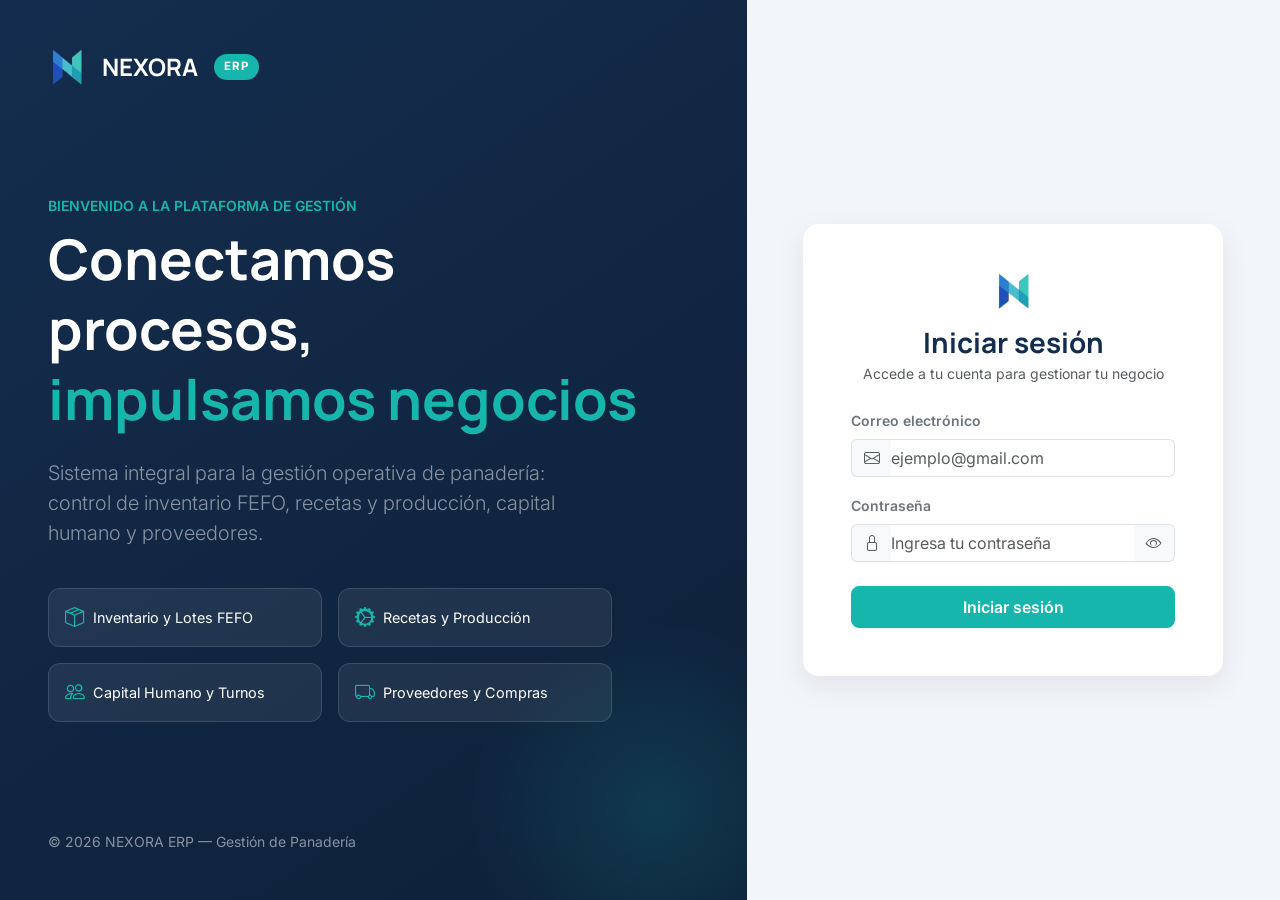
<file: index.html>
<!DOCTYPE html>
<html lang="es">
<head>
    <meta charset="UTF-8">
    <meta name="viewport" content="width=device-width, initial-scale=1.0">
    <title>NEXORA ERP | Iniciar Sesión</title>
    <link rel="icon" type="image/png" href="assets/imagenes/icon.png">
    <!-- Bootstrap 5 CSS -->
    <link href="https://cdn.jsdelivr.net/npm/bootstrap@5.3.3/dist/css/bootstrap.min.css" rel="stylesheet">
    <!-- Bootstrap Icons -->
    <link href="https://cdn.jsdelivr.net/npm/bootstrap-icons@1.11.3/font/bootstrap-icons.min.css" rel="stylesheet">
    <!-- Estilos NEXORA -->
    <link rel="stylesheet" href="assets/css/styles.css">
</head>
<body>

    <div class="container-fluid p-0">
        <div class="row g-0 login-wrapper">
            
            <!-- PANEL IZQUIERDO: Bienvenida e Identidad de Marca -->
            <div class="col-lg-7 hero-panel d-flex flex-column justify-content-between p-4 p-md-5">
                <!-- Encabezado con Logotipo SVG NEXORA -->
                <div class="d-flex align-items-center gap-3">
                    <img src="assets/imagenes/icon.png" alt="Logo NEXORA" width="38" height="38" style="object-fit: contain;">
                    <span class="brand-title fs-4 fw-bold tracking-wide">NEXORA</span>
                    <span class="badge-erp">ERP</span>
                </div>

                <!-- Mensaje Principal de Bienvenida -->
                <div class="my-5 pe-lg-5">
                    <span class="text-uppercase fw-semibold small text-teal-accent d-block mb-2">
                        Bienvenido a la plataforma de gestión
                    </span>
                    <h1 class="display-4 fw-bold lh-sm mb-4">
                        Conectamos procesos,<br>
                        <span class="text-teal-accent">impulsamos negocios</span>
                    </h1>
                    <p class="lead text-white-50 mb-4" style="max-width: 560px;">
                        Sistema integral para la gestión operativa de panadería: control de inventario FEFO, recetas y producción, capital humano y proveedores.
                    </p>

                    <!-- Indicadores rápidos de módulos -->
                    <div class="row g-3 mt-2" style="max-width: 580px;">
                        <div class="col-sm-6">
                            <div class="feature-pill d-flex align-items-center gap-2">
                                <i class="bi bi-box-seam text-teal-accent fs-5"></i>
                                <span>Inventario y Lotes FEFO</span>
                            </div>
                        </div>
                        <div class="col-sm-6">
                            <div class="feature-pill d-flex align-items-center gap-2">
                                <i class="bi bi-gear-wide-connected text-teal-accent fs-5"></i>
                                <span>Recetas y Producción</span>
                            </div>
                        </div>
                        <div class="col-sm-6">
                            <div class="feature-pill d-flex align-items-center gap-2">
                                <i class="bi bi-people text-teal-accent fs-5"></i>
                                <span>Capital Humano y Turnos</span>
                            </div>
                        </div>
                        <div class="col-sm-6">
                            <div class="feature-pill d-flex align-items-center gap-2">
                                <i class="bi bi-truck text-teal-accent fs-5"></i>
                                <span>Proveedores y Compras</span>
                            </div>
                        </div>
                    </div>
                </div>

                <!-- Pie del panel izquierdo -->
                <div class="small text-white-50">
                    &copy; 2026 NEXORA ERP — Gestión de Panadería
                </div>
            </div>

            <!-- PANEL DERECHO: Formulario de Inicio de Sesión -->
            <div class="col-lg-5 d-flex align-items-center justify-content-center p-4 p-md-5">
                <div class="card login-card p-4 p-sm-5">
                    <div class="text-center mb-4">
                        <!-- Logo centrado -->
                        <div class="mb-3">
                            <img src="assets/imagenes/icon.png" alt="Logo NEXORA" width="38" height="38" style="object-fit: contain;">
                        </div>
                        <h2 class="h3 fw-bold mb-1" style="color: var(--nexora-navy);">Iniciar sesión</h2>
                        <p class="text-muted small mb-0">Accede a tu cuenta para gestionar tu negocio</p>
                    </div>

                    <!-- Alerta dinámica para mensajes del servidor -->
                    <div id="alertaLogin" class="alert d-none py-2 px-3 small" role="alert"></div>

                    <form id="formLogin" novalidate>
                        <!-- Correo electrónico -->
                        <div class="mb-3">
                            <label for="txtCorreo" class="form-label small fw-semibold text-secondary">Correo electrónico</label>
                            <div class="input-group">
                                <span class="input-group-text bg-light border-end-0 text-muted">
                                    <i class="bi bi-envelope"></i>
                                </span>
                                <input 
                                    type="email" 
                                    class="form-control border-start-0 ps-0" 
                                    id="txtCorreo" 
                                    placeholder="ejemplo@gmail.com" 
                                    required
                                >
                            </div>
                        </div>

                        <!-- Contraseña -->
                        <div class="mb-4">
                            <label for="txtContrasena" class="form-label small fw-semibold text-secondary">Contraseña</label>
                            <div class="input-group">
                                <span class="input-group-text bg-light border-end-0 text-muted">
                                    <i class="bi bi-lock"></i>
                                </span>
                                <input 
                                    type="password" 
                                    class="form-control border-start-0 border-end-0 ps-0" 
                                    id="txtContrasena" 
                                    placeholder="Ingresa tu contraseña" 
                                    required
                                >
                                <button class="btn btn-light border border-start-0 text-muted" type="button" id="btnTogglePassword" title="Mostrar/Ocultar contraseña">
                                    <i class="bi bi-eye" id="iconoOjo"></i>
                                </button>
                            </div>
                        </div>

                        <!-- Botón Iniciar Sesión -->
                        <div class="d-grid">
                            <button type="submit" id="btnIniciarSesion" class="btn btn-nexora btn-lg fs-6 py-2.5">
                                <span id="textoBtn">Iniciar sesión</span>
                                <span id="spinnerBtn" class="spinner-border spinner-border-sm ms-2 d-none" role="status" aria-hidden="true"></span>
                            </button>
                        </div>
                    </form>
                </div>
            </div>

        </div>
    </div>

    <!-- Bootstrap 5 JS -->
    <script src="https://cdn.jsdelivr.net/npm/bootstrap@5.3.3/dist/js/bootstrap.bundle.min.js"></script>
    <!-- Lógica vinculada a index.html -->
    <script src="assets/js/index.js"></script>
</body>
</html>
</file>
<file: assets/css/styles.css>
@import url('https://fonts.googleapis.com/css2?family=Inter:wght@400;500;600&family=Manrope:wght@600;700;800&display=swap');

:root {
    --nexora-navy: #142D4E;
    --nexora-navy-dark: #0e2038;
    --nexora-teal: #17B6AD;
    --nexora-teal-hover: #139a92;
    --nexora-bg: #F2F5F9;
    --nexora-text: #1E293B;
    --nexora-muted: #64748B;
}

body {
    font-family: 'Inter', sans-serif;
    background-color: var(--nexora-bg);
    color: var(--nexora-text);
    margin: 0;
}

h1, h2, h3, h4, h5, .brand-title {
    font-family: 'Manrope', sans-serif;
}

/* Badge ERP */
.badge-erp {
    background-color: var(--nexora-teal);
    color: #ffffff;
    font-size: 0.72rem;
    font-weight: 700;
    letter-spacing: 0.06em;
    padding: 0.25rem 0.65rem;
    border-radius: 50rem;
    vertical-align: middle;
}

/* Botón Principal Turquesa */
.btn-nexora {
    background-color: var(--nexora-teal);
    border-color: var(--nexora-teal);
    color: #ffffff;
    font-weight: 600;
    transition: all 0.2s ease-in-out;
}

.btn-nexora:hover, .btn-nexora:focus {
    background-color: var(--nexora-teal-hover);
    border-color: var(--nexora-teal-hover);
    color: #ffffff;
    transform: translateY(-1px);
    box-shadow: 0 4px 12px rgba(23, 182, 173, 0.3);
}

/* =========================================
   ESTILOS DE LOGIN / BIENVENIDA (index.html)
   ========================================= */
.login-wrapper {
    min-height: 100vh;
}

.hero-panel {
    background: linear-gradient(145deg, var(--nexora-navy) 0%, var(--nexora-navy-dark) 100%);
    color: #ffffff;
    position: relative;
    overflow: hidden;
}

/* Decoración geométrica sutil de fondo */
.hero-panel::after {
    content: "";
    position: absolute;
    width: 380px;
    height: 380px;
    border-radius: 50%;
    background: radial-gradient(circle, rgba(23, 182, 173, 0.16) 0%, rgba(23, 182, 173, 0) 70%);
    bottom: -100px;
    right: -100px;
    pointer-events: none;
}

.text-teal-accent {
    color: var(--nexora-teal);
}

.feature-pill {
    background-color: rgba(255, 255, 255, 0.07);
    border: 1px solid rgba(255, 255, 255, 0.12);
    border-radius: 12px;
    padding: 0.85rem 1rem;
    font-size: 0.9rem;
}

.login-card {
    background: #ffffff;
    border: none;
    border-radius: 16px;
    box-shadow: 0 10px 30px rgba(20, 45, 78, 0.08);
    width: 100%;
    max-width: 420px;
}

.form-control:focus {
    border-color: var(--nexora-teal);
    box-shadow: 0 0 0 0.2rem rgba(23, 182, 173, 0.2);
}

/* =========================================
   ESTILOS DEL PANEL PRINCIPAL (inicio.html)
   ========================================= */
.sidebar {
    width: 265px;
    min-height: 100vh;
    background-color: var(--nexora-navy);
    color: #ffffff;
    display: flex;
    flex-direction: column;
    transition: all 0.3s ease;
}

.sidebar-header {
    padding: 1.5rem 1.5rem 1.25rem;
    border-bottom: 1px solid rgba(255, 255, 255, 0.1);
}

.sidebar-nav {
    padding: 1.25rem 1rem;
    flex-grow: 1;
    display: flex;
    flex-direction: column;
    gap: 0.45rem;
}

.sidebar-link {
    display: flex;
    align-items: center;
    gap: 0.85rem;
    color: rgba(255, 255, 255, 0.82);
    text-decoration: none;
    padding: 0.75rem 1.15rem;
    border-radius: 50rem;
    font-weight: 500;
    font-size: 0.95rem;
    transition: all 0.2s ease;
}

.sidebar-link i {
    font-size: 1.2rem;
}

.sidebar-link:hover {
    background-color: rgba(255, 255, 255, 0.1);
    color: #ffffff;
}

.sidebar-link.active {
    background-color: var(--nexora-teal);
    color: #ffffff;
    font-weight: 600;
    box-shadow: 0 4px 12px rgba(23, 182, 173, 0.35);
}

.sidebar-footer {
    padding: 1rem;
    border-top: 1px solid rgba(255, 255, 255, 0.1);
}

.btn-logout {
    width: 100%;
    display: flex;
    align-items: center;
    gap: 0.85rem;
    background: transparent;
    border: none;
    color: rgba(255, 255, 255, 0.82);
    padding: 0.75rem 1.15rem;
    border-radius: 50rem;
    font-weight: 500;
    font-size: 0.95rem;
    transition: all 0.2s ease;
    text-align: left;
}

.btn-logout:hover {
    background-color: rgba(220, 53, 69, 0.18);
    color: #ff8a93;
}

/* Barra superior y área de trabajo */
.topbar {
    background-color: #ffffff;
    border-bottom: 1px solid #E2E8F0;
    padding: 0.9rem 1.75rem;
}

.module-card {
    background: #ffffff;
    border: 1px solid #E2E8F0;
    border-radius: 14px;
    padding: 1.5rem;
    text-decoration: none;
    color: inherit;
    display: block;
    height: 100%;
    transition: all 0.2s ease;
}

.module-card:hover {
    transform: translateY(-4px);
    border-color: var(--nexora-teal);
    box-shadow: 0 10px 24px rgba(20, 45, 78, 0.08);
}

.module-icon {
    width: 50px;
    height: 50px;
    border-radius: 12px;
    background-color: rgba(23, 182, 173, 0.12);
    color: var(--nexora-teal);
    display: flex;
    align-items: center;
    justify-content: center;
    font-size: 1.5rem;
    margin-bottom: 1rem;
}
</file>
